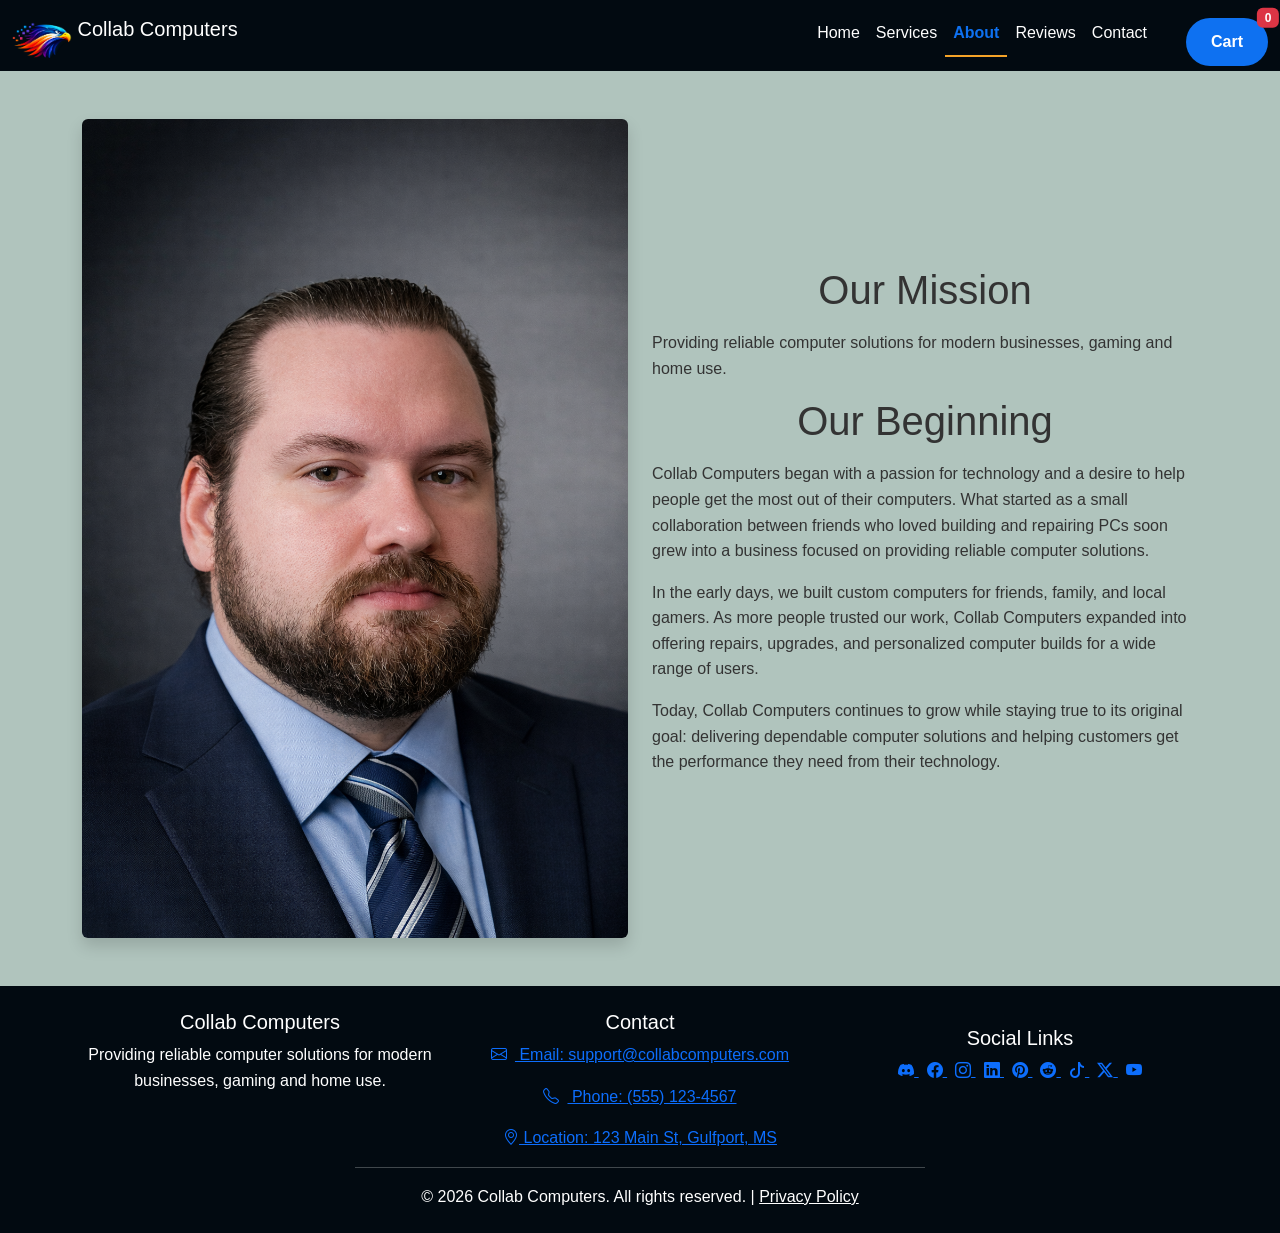
<file: about.html>
<!DOCTYPE html>
<html lang="en">

<head>
    <meta charset="UTF-8">
    <meta name="viewport" content="width=device-width, initial-scale=1.0">
    <title>Collab Computers | About</title>

    <!-- bootstrap link -->
    <link href="https://cdn.jsdelivr.net/npm/bootstrap@5.3.0/dist/css/bootstrap.min.css" rel="stylesheet">

    <!-- bootstrap icon link -->
    <link rel="stylesheet" href="https://cdn.jsdelivr.net/npm/bootstrap-icons@1.11.0/font/bootstrap-icons.css">

    <link rel="stylesheet" href="css/style.css">
</head>

<body>

    <header>
        <nav class="navbar navbar-expand-lg custom-navbar">
            <div class="container-fluid">
                <a class="navbar-brand" href="index.html"><img src="assets/images/falcon-head-logo.png" alt="Logo"
                        width="60" height="40" class="d-inline-block align-text-top"> Collab Computers</a>
                <button class="navbar-toggler" type="button" data-bs-toggle="collapse" data-bs-target="#navbarNav"
                    aria-controls="navbarNav" aria-expanded="false" aria-label="Toggle navigation">
                    <span class="navbar-toggler-icon"></span>
                </button>
                <div class="collapse navbar-collapse" id="navbarNav">
                    <ul class="navbar-nav ms-auto">
                        <li class="nav-item">
                            <a class="nav-link" href="index.html">Home</a>
                        </li>
                        <li class="nav-item">
                            <a class="nav-link" href="services.html">Services</a>
                        </li>
                        <li class="nav-item">
                            <a class="nav-link active" aria-current="page" href="about.html">About</a>
                        </li>
                        <li class="nav-item">
                            <a class="nav-link" href="reviews.html">Reviews</a>
                        </li>
                        <li class="nav-item">
                            <a class="nav-link" href="contact.html">Contact</a>
                        </li>
                        <li class="nav-item ms-3">
                            <a href="cart.html" class="btn btn-primary position-relative cart-nav-btn">

                                Cart

                                <span id="cart-count"
                                    class="badge bg-danger position-absolute top-0 start-100 translate-middle">

                                    0

                                </span>

                            </a>
                        </li>
                    </ul>
                </div>
            </div>
        </nav>
    </header>

    <main class="container">
        <section class="content-area py-5">

            <div class="row align-items-center">

                <!-- Founder Image -->
                <div class="col-md-6 text-center mb-4 mb-md-0">
                    <img src="assets/images/founder.png" class="img-fluid rounded shadow"
                        alt="Founder of Collab Computers">
                </div>

                <!-- Mission & Founder Story -->
                <div class="col-md-6">

                    <h1 class="mb-3 text-center">Our Mission</h1>

                    <p>
                        Providing reliable computer solutions for modern businesses, gaming and home use.
                    </p>

                    <h1 class="mb-3 text-center">Our Beginning</h1>

                    <p>
                        Collab Computers began with a passion for technology and a desire to help people
                        get the most out of their computers. What started as a small collaboration between
                        friends who loved building and repairing PCs soon grew into a business focused on
                        providing reliable computer solutions.
                    </p>

                    <p>
                        In the early days, we built custom computers for friends, family, and local gamers.
                        As more people trusted our work, Collab Computers expanded into offering repairs,
                        upgrades, and personalized computer builds for a wide range of users.
                    </p>

                    <p>
                        Today, Collab Computers continues to grow while staying true to its original goal:
                        delivering dependable computer solutions and helping customers get the performance
                        they need from their technology.
                    </p>

                </div>

            </div>


        </section>
    </main>

    <footer class="footer text-white mt-auto">

        <div class="container py-4 text-center">

            <div class="row justify-content-center">

                <div class="col-md-4">
                    <h5>Collab Computers</h5>
                    <p>Providing reliable computer solutions for modern businesses, gaming and home use.</p>
                </div>

                <div class="col-md-4">
                    <h5>Contact</h5>

                    <p>
                        <a href="mailto:support@collabcomputers.com">
                            <i class="bi-envelope"></i> Email: support@collabcomputers.com
                        </a>
                    </p>

                    <p>
                        <a href="tel:+15551234567" class="mb-0">
                            <i class="bi-telephone"></i> Phone: (555) 123-4567
                        </a>
                    </p>

                    <p>
                        <a href="https://www.google.com/maps/place/Your+Location" target="_blank" class="location-link">
                            <i class="bi bi-geo-alt"></i> Location: 123 Main St, Gulfport, MS
                        </a>
                    </p>
                </div>

                <div class="col-md-4 mt-3">
                    <h5>Social Links</h5>

                    <a href="https://discord.com" target="_blank" class="me-2">
                        <i class="bi bi-discord"></i>
                    </a>

                    <a href="https://facebook.com" target="_blank" class="me-2">
                        <i class="bi bi-facebook"></i>
                    </a>

                    <a href="https://instagram.com" target="_blank" class="me-2">
                        <i class="bi bi-instagram"></i>
                    </a>

                    <a href="https://linkedin.com" target="_blank" class="me-2">
                        <i class="bi bi-linkedin"></i>
                    </a>

                    <a href="https://pinterest.com" target="_blank" class="me-2">
                        <i class="bi bi-pinterest"></i>
                    </a>

                    <a href="https://reddit.com" target="_blank" class="me-2">
                        <i class="bi bi-reddit"></i>
                    </a>

                    <a href="https://tiktok.com" target="_blank" class="me-2">
                        <i class="bi bi-tiktok"></i>
                    </a>

                    <a href="https://twitter.com" target="_blank" class="me-2">
                        <i class="bi bi-twitter-x"></i>
                    </a>

                    <a href="https://youtube.com" target="_blank">
                        <i class="bi bi-youtube"></i>
                    </a>
                </div>

                <hr class="border-light w-50 mx-auto">

                <p class="mb-0">
                    &copy; 2026 Collab Computers. All rights reserved.
                    | <a href="privacy-policy.html" class="text-white">Privacy Policy</a>
                </p>
            </div>
        </div>
    </footer>

    <script src="https://cdn.jsdelivr.net/npm/bootstrap@5.3.0/dist/js/bootstrap.bundle.min.js"></script>
    <script src="cart.js" defer></script>
</body>

</html>
</file>
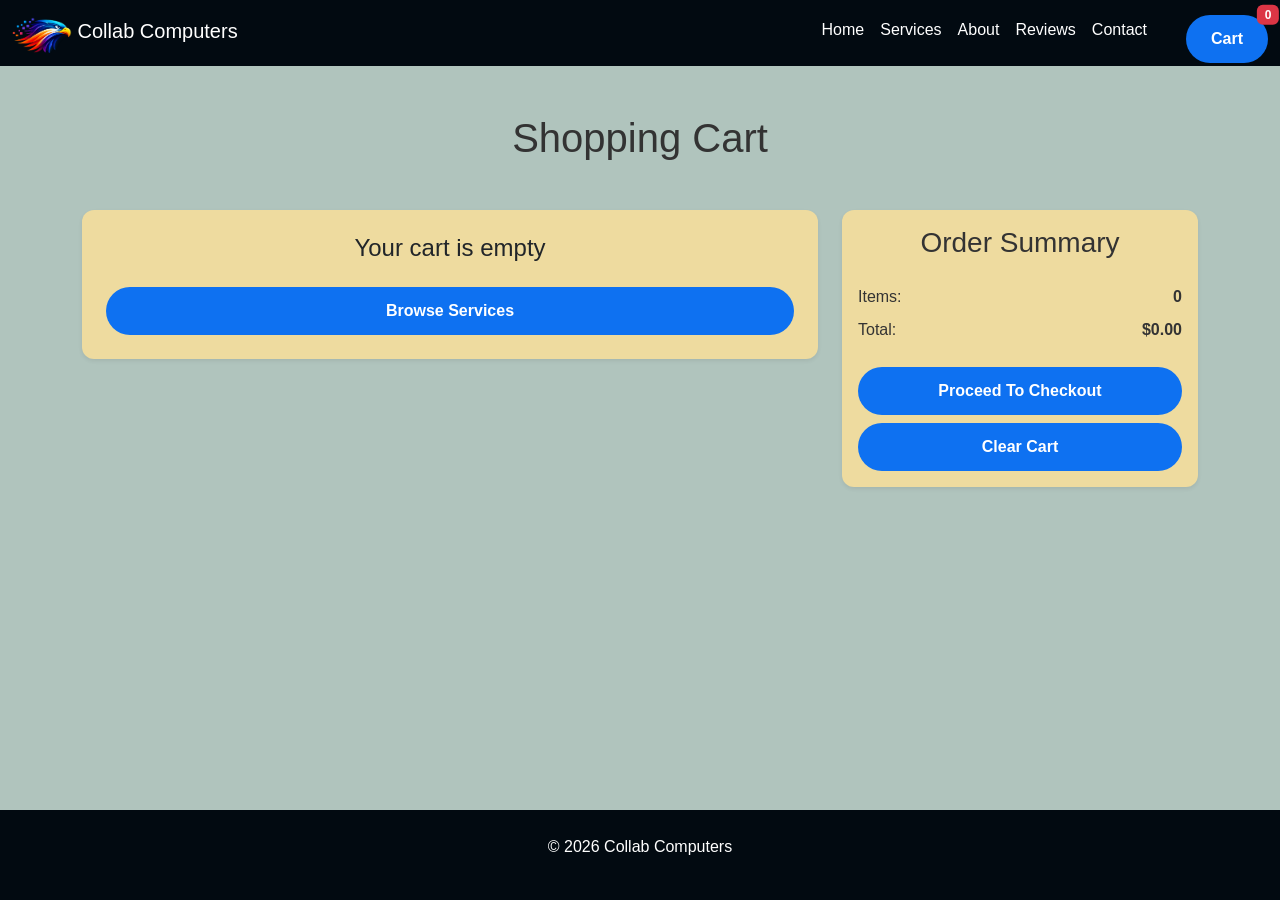
<file: cart.html>
<!DOCTYPE html>
<html lang="en">

<head>

    <!-- =========================
         META DATA
    ========================== -->
    <meta charset="UTF-8">
    <meta name="viewport" content="width=device-width, initial-scale=1.0">

    <title>Collab Computers | Cart</title>

    <!-- =========================
         BOOTSTRAP
    ========================== -->
    <link
        href="https://cdn.jsdelivr.net/npm/bootstrap@5.3.0/dist/css/bootstrap.min.css"
        rel="stylesheet">

    <!-- Bootstrap Icons -->
    <link
        rel="stylesheet"
        href="https://cdn.jsdelivr.net/npm/bootstrap-icons@1.11.0/font/bootstrap-icons.css">

    <!-- Custom Styles -->
    <link rel="stylesheet" href="css/style.css">

</head>

<body>

    <!-- =========================
         NAVBAR
    ========================== -->
    <header>

        <nav class="navbar navbar-expand-lg custom-navbar">

            <div class="container-fluid">

                <!-- Logo -->
                <a class="navbar-brand" href="index.html">

                    <img
                        src="assets/images/falcon-head-logo.png"
                        alt="Collab Computers Logo"
                        width="60"
                        height="40">

                    Collab Computers

                </a>

                <!-- Mobile Toggle -->
                <button
                    class="navbar-toggler"
                    type="button"
                    data-bs-toggle="collapse"
                    data-bs-target="#navbarNav">

                    <span class="navbar-toggler-icon"></span>

                </button>

                <!-- Navigation Links -->
                <div
                    class="collapse navbar-collapse"
                    id="navbarNav">

                    <ul class="navbar-nav ms-auto">

                        <li class="nav-item">
                            <a class="nav-link" href="index.html">
                                Home
                            </a>
                        </li>

                        <li class="nav-item">
                            <a class="nav-link" href="services.html">
                                Services
                            </a>
                        </li>

                        <li class="nav-item">
                            <a class="nav-link" href="about.html">
                                About
                            </a>
                        </li>

                        <li class="nav-item">
                            <a class="nav-link" href="reviews.html">
                                Reviews
                            </a>
                        </li>

                        <li class="nav-item">
                            <a class="nav-link" href="contact.html">
                                Contact
                            </a>
                        </li>

                        <!-- Cart Badge -->
                        <li class="nav-item ms-3">

                            <a
                                href="cart.html"
                                class="btn btn-primary position-relative cart-nav-btn">

                                Cart

                                <span
                                    id="cart-count"
                                    class="badge bg-danger position-absolute top-0 start-100 translate-middle">

                                    0

                                </span>

                            </a>

                        </li>

                    </ul>

                </div>

            </div>

        </nav>

    </header>


    <!-- =========================
         MAIN CONTENT
    ========================== -->
    <main class="container py-5">

        <!-- Page Title -->
        <h1 class="text-center mb-5">
            Shopping Cart
        </h1>

        <div class="row">

            <!-- =========================
                 CART ITEMS
            ========================== -->
            <div class="col-lg-8">

                <div
                    id="cart-container"
                    class="row g-4">

                    <!-- cart.js injects cart items -->

                </div>

            </div>

            <!-- =========================
                 ORDER SUMMARY
            ========================== -->
            <div class="col-lg-4">

                <div class="card shadow-sm">

                    <div class="card-body">

                        <h3 class="card-title mb-4">
                            Order Summary
                        </h3>

                        <!-- Item Count -->
                        <div class="d-flex justify-content-between mb-2">

                            <span>Items:</span>

                            <strong id="item-count">
                                0
                            </strong>

                        </div>

                        <!-- Total -->
                        <div class="d-flex justify-content-between mb-4">

                            <span>Total:</span>

                            <strong>
                                $<span id="cart-total">0.00</span>
                            </strong>

                        </div>

                        <!-- Checkout -->
                        <button
                            id="checkout-btn"
                            class="btn btn-primary w-100 mb-2">

                            Proceed To Checkout

                        </button>

                        <!-- Clear Cart -->
                        <button
                            id="clear-cart-btn"
                            class="btn btn-outline-danger w-100">

                            Clear Cart

                        </button>

                    </div>

                </div>

            </div>

        </div>

    </main>


    <!-- =========================
         FOOTER
    ========================== -->
    <footer class="footer text-white mt-auto text-center py-4">

        <p>
            &copy; 2026 Collab Computers
        </p>

    </footer>


    <!-- =========================
         SCRIPTS
    ========================== -->

    <!-- Bootstrap -->
    <script src="https://cdn.jsdelivr.net/npm/bootstrap@5.3.0/dist/js/bootstrap.bundle.min.js"></script>

    <!-- Shared Service Data -->
    <script src="js/servicesData.js" defer></script>

    <!-- Cart System -->
    <script src="js/cart.js" defer></script>

</body>

</html>
</file>
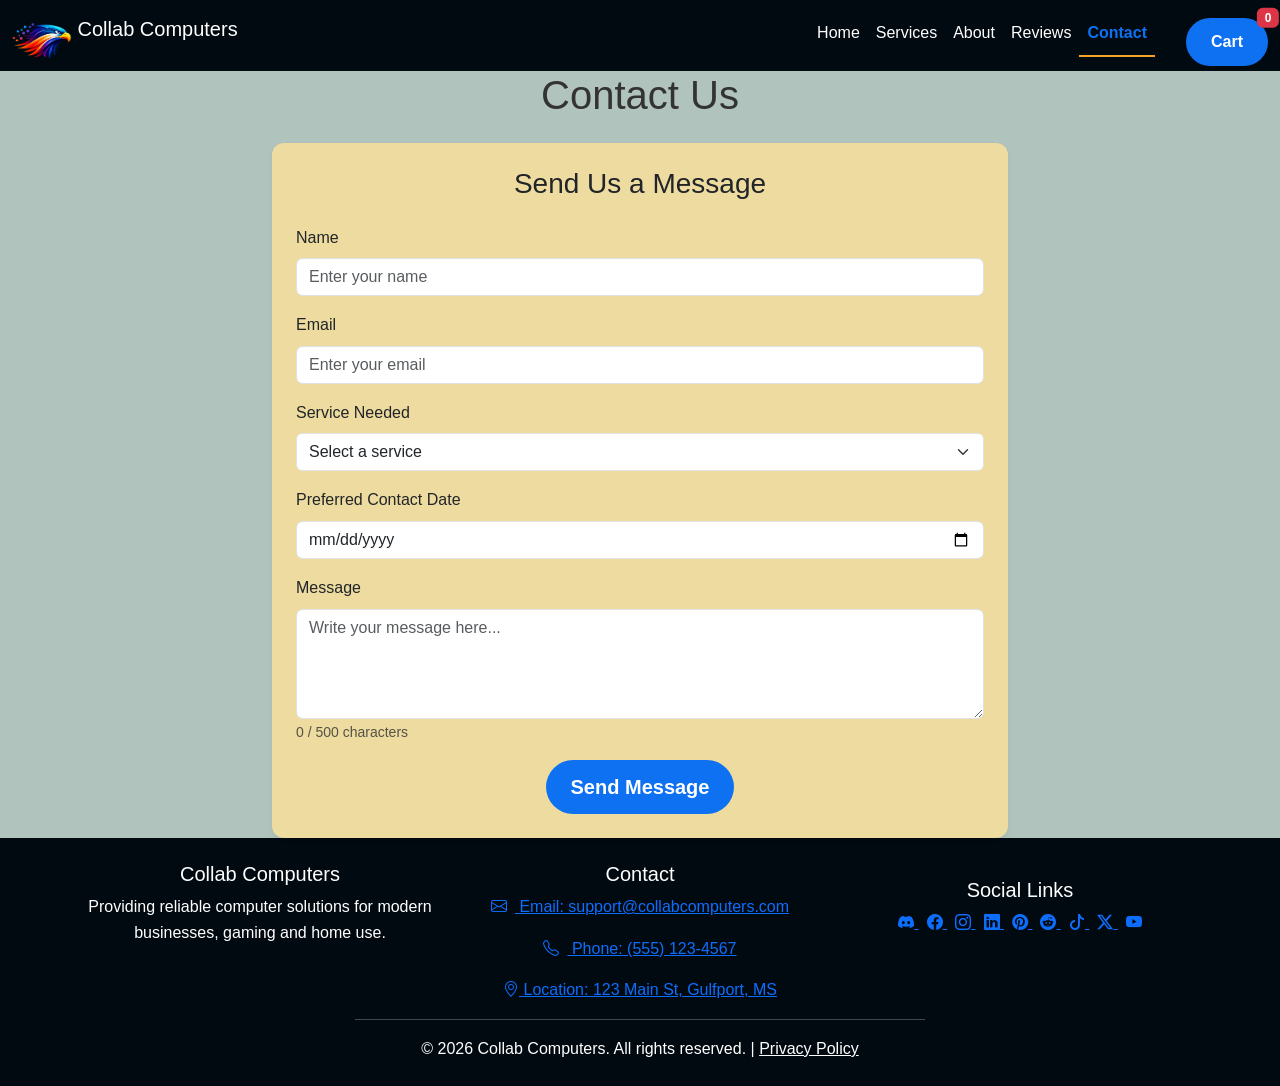
<file: contact.html>
<!DOCTYPE html>
<html lang="en">

<head>
    <meta charset="UTF-8">
    <meta name="viewport" content="width=device-width, initial-scale=1.0">
    <title>Collab Computers | Contact</title>

    <!-- bootstrap link -->
    <link href="https://cdn.jsdelivr.net/npm/bootstrap@5.3.0/dist/css/bootstrap.min.css" rel="stylesheet">

    <!-- bootstrap icon link -->
    <link rel="stylesheet" href="https://cdn.jsdelivr.net/npm/bootstrap-icons@1.11.0/font/bootstrap-icons.css">

    <link rel="stylesheet" href="css/style.css">
</head>

<body>

    <nav class="navbar navbar-expand-lg custom-navbar">
        <div class="container-fluid">
            <a class="navbar-brand" href="index.html"><img src="assets/images/falcon-head-logo.png" alt="Logo"
                    width="60" height="40" class="d-inline-block align-text-top"> Collab Computers</a>
            <button class="navbar-toggler" type="button" data-bs-toggle="collapse" data-bs-target="#navbarNav"
                aria-controls="navbarNav" aria-expanded="false" aria-label="Toggle navigation">
                <span class="navbar-toggler-icon"></span>
            </button>
            <div class="collapse navbar-collapse" id="navbarNav">
                <ul class="navbar-nav ms-auto">
                    <li class="nav-item">
                        <a class="nav-link" href="index.html">Home</a>
                    </li>
                    <li class="nav-item">
                        <a class="nav-link" href="services.html">Services</a>
                    </li>
                    <li class="nav-item">
                        <a class="nav-link" href="about.html">About</a>
                    </li>
                    <li class="nav-item">
                        <a class="nav-link" href="reviews.html">Reviews</a>
                    </li>
                    <li class="nav-item">
                        <a class="nav-link active" aria-current="page" href="contact.html">Contact</a>
                    </li>
                    <li class="nav-item ms-3">
                        <a href="cart.html" class="btn btn-primary position-relative cart-nav-btn">

                            Cart

                            <span id="cart-count"
                                class="badge bg-danger position-absolute top-0 start-100 translate-middle">

                                0

                            </span>

                        </a>
                    </li>
                </ul>
            </div>
        </div>
    </nav>

    <main class="container">
        <section class="content-area">
            <section class="content-area">
                <h1 class="mb-4 text-center">Contact Us</h1>

                <div class="row justify-content-center">

                    <!-- =========================
     CONTACT FORM
========================= -->
                    <div class="col-md-8">

                        <div class="card contact-card shadow-sm p-4">

                            <h3 class="text-center mb-4">
                                Send Us a Message
                            </h3>

                            <form id="contact-form">

                                <!-- Name -->
                                <div class="mb-3">

                                    <label for="name" class="form-label">
                                        Name
                                    </label>

                                    <input type="text" class="form-control" id="name" placeholder="Enter your name"
                                        required>

                                </div>

                                <!-- Email -->
                                <div class="mb-3">

                                    <label for="email" class="form-label">
                                        Email
                                    </label>

                                    <input type="email" class="form-control" id="email" placeholder="Enter your email"
                                        required>

                                </div>

                                <!-- Service -->
                                <div class="mb-3">

                                    <label for="service" class="form-label">
                                        Service Needed
                                    </label>

                                    <select class="form-select" id="service" required>

                                        <option value="" selected disabled>
                                            Select a service
                                        </option>

                                        <!-- contact.js can populate these dynamically -->

                                    </select>

                                </div>

                                <!-- Preferred Date -->
                                <div class="mb-3">

                                    <label for="date" class="form-label">
                                        Preferred Contact Date
                                    </label>

                                    <input type="date" class="form-control" id="date">

                                </div>

                                <!-- Message -->
                                <div class="mb-3">

                                    <label for="message" class="form-label">
                                        Message
                                    </label>

                                    <textarea class="form-control" id="message" rows="4" maxlength="500"
                                        placeholder="Write your message here..." required></textarea>

                                    <small id="char-count" class="text-muted">

                                        0 / 500 characters

                                    </small>

                                </div>

                                <!-- Status Message -->
                                <div id="form-status" class="mb-3">

                                </div>

                                <!-- Submit Button -->
                                <div class="text-center">

                                    <button type="submit" class="btn btn-lg">

                                        Send Message

                                    </button>

                                </div>

                            </form>

                        </div>

                    </div>

                </div>
            </section>
        </section>
    </main>

    <footer class="footer text-white mt-auto">

        <div class="container py-4 text-center">

            <div class="row justify-content-center">

                <div class="col-md-4">
                    <h5>Collab Computers</h5>
                    <p>Providing reliable computer solutions for modern businesses, gaming and home use.</p>
                </div>

                <div class="col-md-4">
                    <h5>Contact</h5>

                    <p>
                        <a href="mailto:support@collabcomputers.com">
                            <i class="bi-envelope"></i> Email: support@collabcomputers.com
                        </a>
                    </p>

                    <p>
                        <a href="tel:+15551234567" class="mb-0">
                            <i class="bi-telephone"></i> Phone: (555) 123-4567
                        </a>
                    </p>

                    <p>
                        <a href="https://www.google.com/maps/place/Your+Location" target="_blank" class="location-link">
                            <i class="bi bi-geo-alt"></i> Location: 123 Main St, Gulfport, MS
                        </a>
                    </p>
                </div>

                <div class="col-md-4 mt-3">
                    <h5>Social Links</h5>

                    <a href="https://discord.com" target="_blank" class="me-2">
                        <i class="bi bi-discord"></i>
                    </a>

                    <a href="https://facebook.com" target="_blank" class="me-2">
                        <i class="bi bi-facebook"></i>
                    </a>

                    <a href="https://instagram.com" target="_blank" class="me-2">
                        <i class="bi bi-instagram"></i>
                    </a>

                    <a href="https://linkedin.com" target="_blank" class="me-2">
                        <i class="bi bi-linkedin"></i>
                    </a>

                    <a href="https://pinterest.com" target="_blank" class="me-2">
                        <i class="bi bi-pinterest"></i>
                    </a>

                    <a href="https://reddit.com" target="_blank" class="me-2">
                        <i class="bi bi-reddit"></i>
                    </a>

                    <a href="https://tiktok.com" target="_blank" class="me-2">
                        <i class="bi bi-tiktok"></i>
                    </a>

                    <a href="https://twitter.com" target="_blank" class="me-2">
                        <i class="bi bi-twitter-x"></i>
                    </a>

                    <a href="https://youtube.com" target="_blank">
                        <i class="bi bi-youtube"></i>
                    </a>
                </div>

                <hr class="border-light w-50 mx-auto">

                <p class="mb-0">
                    &copy; 2026 Collab Computers. All rights reserved.
                    | <a href="privacy-policy.html" class="text-white">Privacy Policy</a>
                </p>
            </div>
        </div>
    </footer>

    <!-- Bootstrap -->
    <script src="https://cdn.jsdelivr.net/npm/bootstrap@5.3.0/dist/js/bootstrap.bundle.min.js"></script>

    <!-- Shared Service Data -->
    <script src="js/servicesData.js" defer></script>

    <!-- Cart System -->
    <script src="js/cart.js" defer></script>

    <!-- Contact Page Logic -->
    <script src="js/contact.js" defer></script>
</body>

</html>
</file>
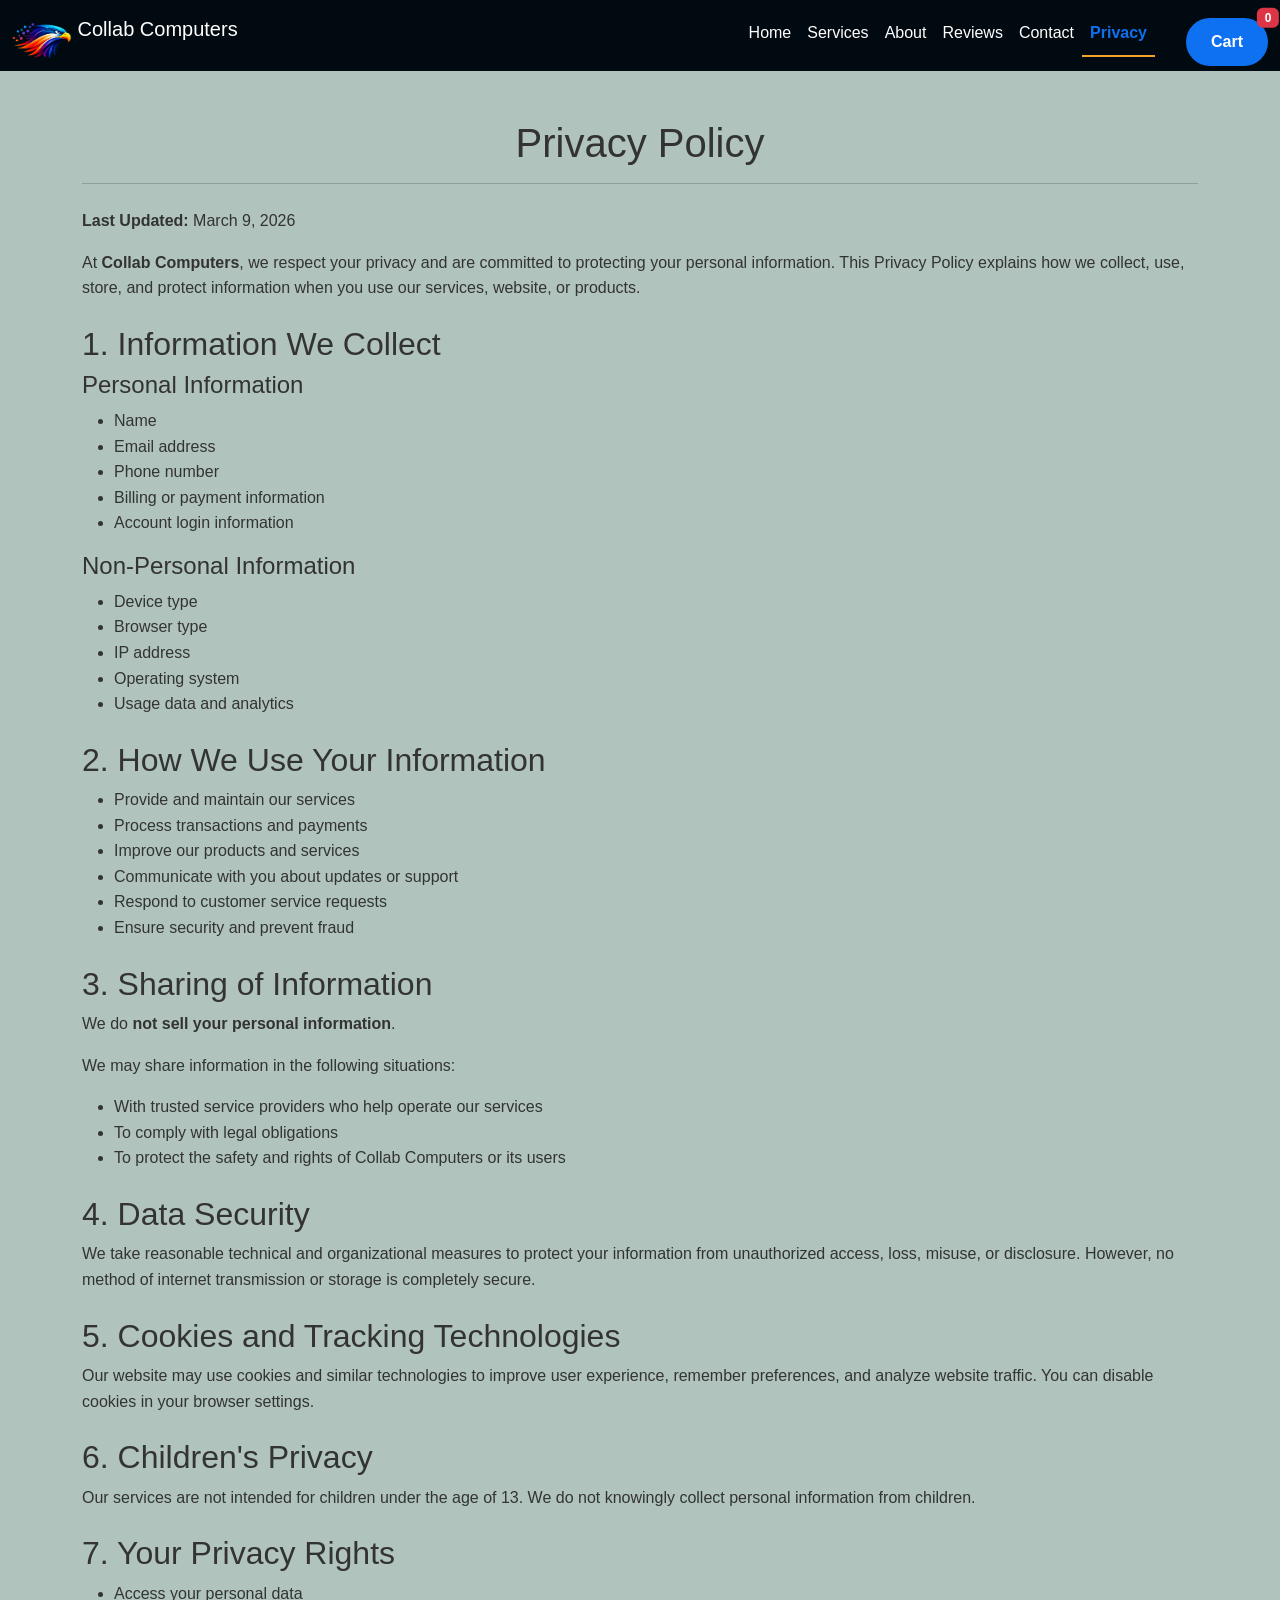
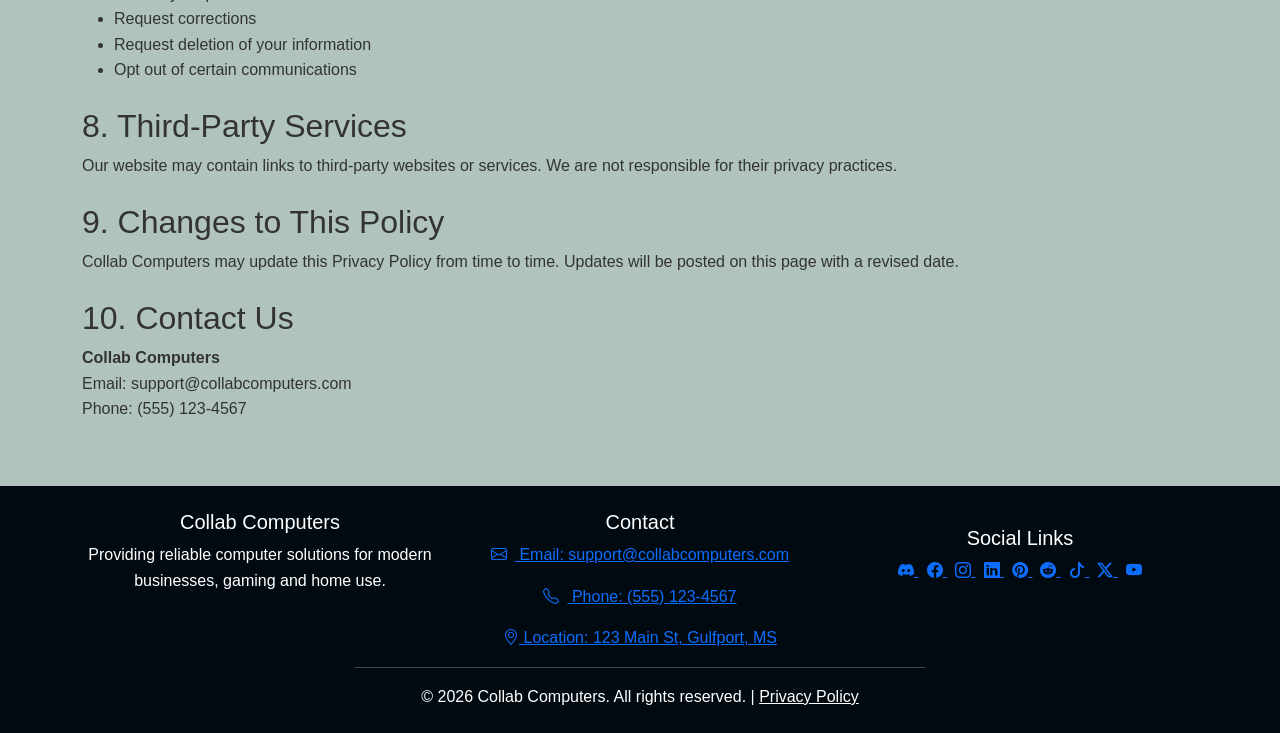
<file: privacy-policy.html>
<!DOCTYPE html>
<html lang="en">

<head>
    <meta charset="UTF-8">
    <meta name="viewport" content="width=device-width, initial-scale=1.0">
    <title>Collab Computers | Privacy Policy</title>

    <!-- bootstrap link -->
    <link href="https://cdn.jsdelivr.net/npm/bootstrap@5.3.0/dist/css/bootstrap.min.css" rel="stylesheet">

    <!-- bootstrap icon link -->
    <link rel="stylesheet" href="https://cdn.jsdelivr.net/npm/bootstrap-icons@1.11.0/font/bootstrap-icons.css">

    <link rel="stylesheet" href="css/style.css">
</head>

<body>

    <header>
        <nav class="navbar navbar-expand-lg custom-navbar">
            <div class="container-fluid">
                <a class="navbar-brand" href="index.html">
                    <img src="assets/images/falcon-head-logo.png" alt="Logo" width="60" height="40"
                        class="d-inline-block align-text-top">
                    Collab Computers
                </a>

                <button class="navbar-toggler" type="button" data-bs-toggle="collapse" data-bs-target="#navbarNav">
                    <span class="navbar-toggler-icon"></span>
                </button>

                <div class="collapse navbar-collapse" id="navbarNav">
                    <ul class="navbar-nav ms-auto">
                        <li class="nav-item"><a class="nav-link" href="index.html">Home</a></li>
                        <li class="nav-item"><a class="nav-link" href="services.html">Services</a></li>
                        <li class="nav-item"><a class="nav-link" href="about.html">About</a></li>
                        <li class="nav-item"><a class="nav-link" href="reviews.html">Reviews</a></li>
                        <li class="nav-item"><a class="nav-link" href="contact.html">Contact</a></li>
                        <li class="nav-item"><a class="nav-link active" aria-current="page"
                                href="privacy-policy.html">Privacy</a></li>
                        <li class="nav-item ms-3">
                            <a href="cart.html" class="btn btn-primary position-relative cart-nav-btn"">

                                Cart

                                <span id="cart-count"
                                    class="badge bg-danger position-absolute top-0 start-100 translate-middle">

                                    0

                                </span>

                            </a>
                        </li>
                    </ul>
                </div>
            </div>
        </nav>
    </header>

    <main>

        <div class="container py-5">

            <h1 class="mb-3 text-center">Privacy Policy</h1>

            <hr class="mb-4">

            <p><strong>Last Updated:</strong> March 9, 2026</p>

            <p>At <strong>Collab Computers</strong>, we respect your privacy and are committed to protecting your
                personal
                information. This Privacy Policy explains how we collect, use, store, and protect information when you
                use our
                services, website, or products.</p>

            <h2 class="mt-4">1. Information We Collect</h2>

            <h4>Personal Information</h4>
            <ul>
                <li>Name</li>
                <li>Email address</li>
                <li>Phone number</li>
                <li>Billing or payment information</li>
                <li>Account login information</li>
            </ul>

            <h4>Non-Personal Information</h4>
            <ul>
                <li>Device type</li>
                <li>Browser type</li>
                <li>IP address</li>
                <li>Operating system</li>
                <li>Usage data and analytics</li>
            </ul>

            <h2 class="mt-4">2. How We Use Your Information</h2>
            <ul>
                <li>Provide and maintain our services</li>
                <li>Process transactions and payments</li>
                <li>Improve our products and services</li>
                <li>Communicate with you about updates or support</li>
                <li>Respond to customer service requests</li>
                <li>Ensure security and prevent fraud</li>
            </ul>

            <h2 class="mt-4">3. Sharing of Information</h2>
            <p>We do <strong>not sell your personal information</strong>.</p>

            <p>We may share information in the following situations:</p>
            <ul>
                <li>With trusted service providers who help operate our services</li>
                <li>To comply with legal obligations</li>
                <li>To protect the safety and rights of Collab Computers or its users</li>
            </ul>

            <h2 class="mt-4">4. Data Security</h2>
            <p>We take reasonable technical and organizational measures to protect your information from unauthorized
                access,
                loss, misuse, or disclosure. However, no method of internet transmission or storage is completely
                secure.</p>

            <h2 class="mt-4">5. Cookies and Tracking Technologies</h2>
            <p>Our website may use cookies and similar technologies to improve user experience, remember preferences,
                and
                analyze website traffic. You can disable cookies in your browser settings.</p>

            <h2 class="mt-4">6. Children's Privacy</h2>
            <p>Our services are not intended for children under the age of 13. We do not knowingly collect personal
                information
                from children.</p>

            <h2 class="mt-4">7. Your Privacy Rights</h2>
            <ul>
                <li>Access your personal data</li>
                <li>Request corrections</li>
                <li>Request deletion of your information</li>
                <li>Opt out of certain communications</li>
            </ul>

            <h2 class="mt-4">8. Third-Party Services</h2>
            <p>Our website may contain links to third-party websites or services. We are not responsible for their
                privacy
                practices.</p>

            <h2 class="mt-4">9. Changes to This Policy</h2>
            <p>Collab Computers may update this Privacy Policy from time to time. Updates will be posted on this page
                with a
                revised date.</p>

            <h2 class="mt-4">10. Contact Us</h2>

            <p>
                <strong>Collab Computers</strong><br>
                Email: support@collabcomputers.com<br>
                Phone: (555) 123-4567
            </p>

        </div>

    </main>

    <footer class="footer text-white mt-auto">

        <div class="container py-4 text-center">

            <div class="row justify-content-center">

                <div class="col-md-4">
                    <h5>Collab Computers</h5>
                    <p>Providing reliable computer solutions for modern businesses, gaming and home use.</p>
                </div>

                <div class="col-md-4">
                    <h5>Contact</h5>

                    <p>
                        <a href="mailto:support@collabcomputers.com">
                            <i class="bi-envelope"></i> Email: support@collabcomputers.com
                        </a>
                    </p>

                    <p>
                        <a href="tel:+15551234567" class="mb-0">
                            <i class="bi-telephone"></i> Phone: (555) 123-4567
                        </a>
                    </p>

                    <p>
                        <a href="https://www.google.com/maps/place/Your+Location" target="_blank" class="location-link">
                            <i class="bi bi-geo-alt"></i> Location: 123 Main St, Gulfport, MS
                        </a>
                    </p>
                </div>

                <div class="col-md-4 mt-3">
                    <h5>Social Links</h5>

                    <a href="https://discord.com" target="_blank" class="me-2">
                        <i class="bi bi-discord"></i>
                    </a>

                    <a href="https://facebook.com" target="_blank" class="me-2">
                        <i class="bi bi-facebook"></i>
                    </a>

                    <a href="https://instagram.com" target="_blank" class="me-2">
                        <i class="bi bi-instagram"></i>
                    </a>

                    <a href="https://linkedin.com" target="_blank" class="me-2">
                        <i class="bi bi-linkedin"></i>
                    </a>

                    <a href="https://pinterest.com" target="_blank" class="me-2">
                        <i class="bi bi-pinterest"></i>
                    </a>

                    <a href="https://reddit.com" target="_blank" class="me-2">
                        <i class="bi bi-reddit"></i>
                    </a>

                    <a href="https://tiktok.com" target="_blank" class="me-2">
                        <i class="bi bi-tiktok"></i>
                    </a>

                    <a href="https://twitter.com" target="_blank" class="me-2">
                        <i class="bi bi-twitter-x"></i>
                    </a>

                    <a href="https://youtube.com" target="_blank">
                        <i class="bi bi-youtube"></i>
                    </a>
                </div>

                <hr class="border-light w-50 mx-auto">

                <p class="mb-0">
                    &copy; 2026 Collab Computers. All rights reserved.
                    | <a href="privacy-policy.html" class="text-white">Privacy Policy</a>
                </p>
            </div>
        </div>
    </footer>

    <script src="https://cdn.jsdelivr.net/npm/bootstrap@5.3.0/dist/js/bootstrap.bundle.min.js"></script>
    <script src="cart.js" defer></script>
</body>

</html>
</file>
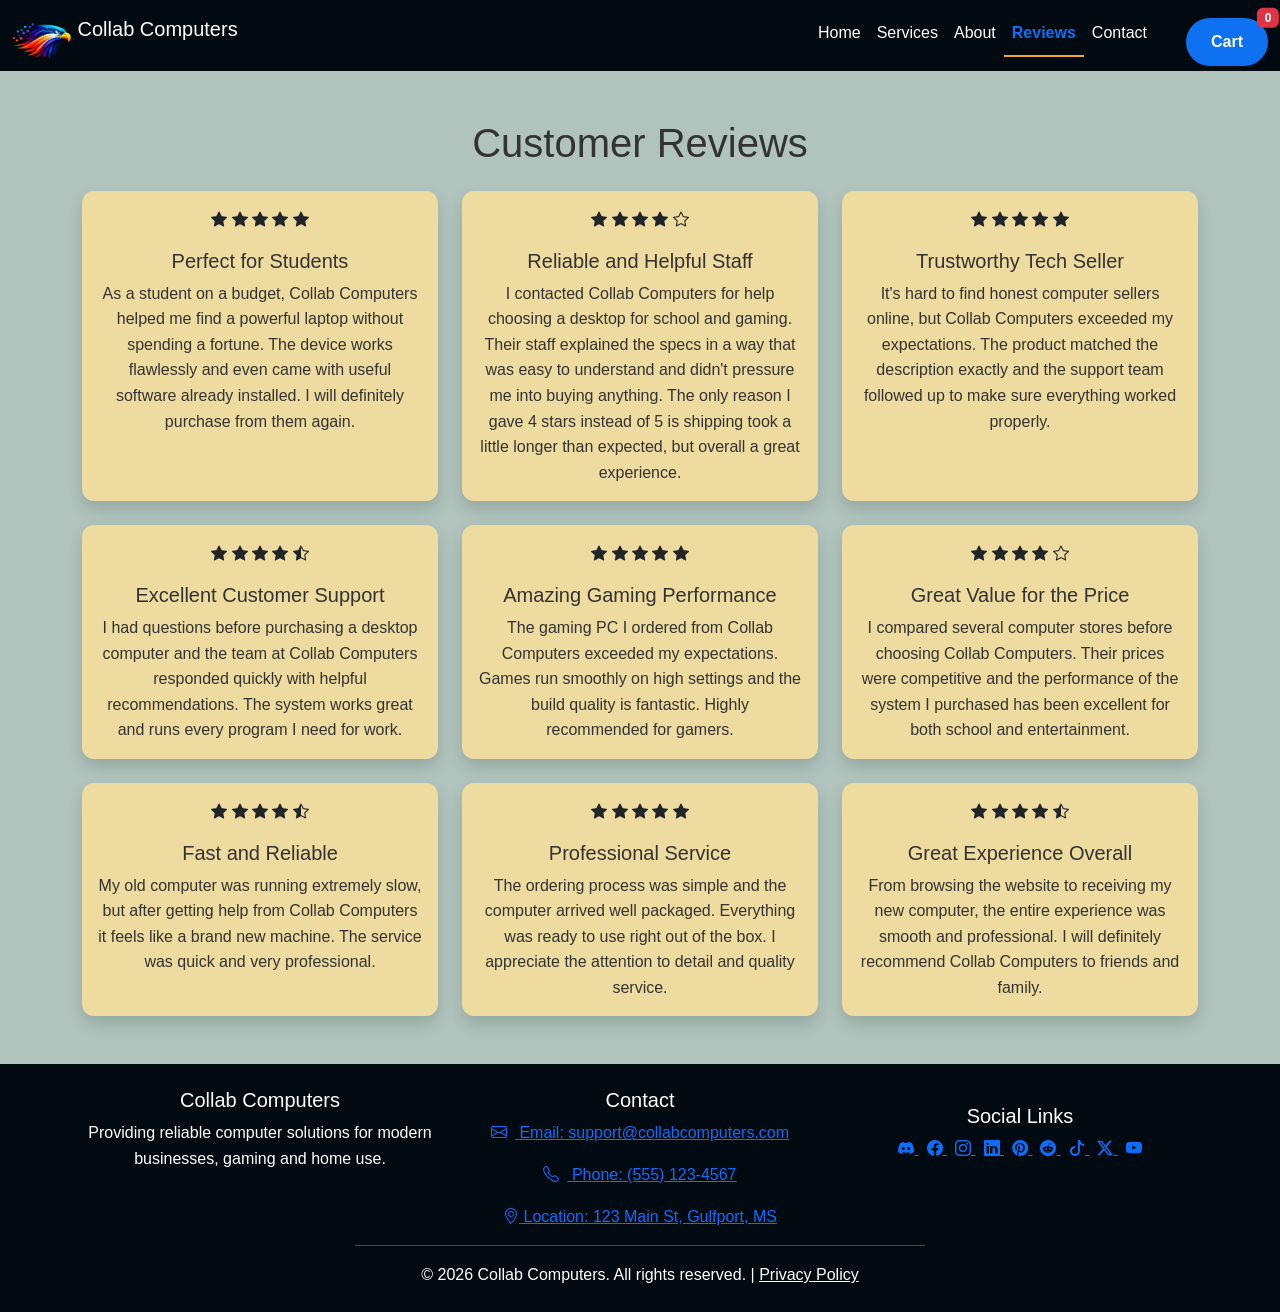
<file: reviews.html>
<!DOCTYPE html>
<html lang="en">

<head>
    <meta charset="UTF-8">
    <meta name="viewport" content="width=device-width, initial-scale=1.0">
    <title>Collab Computers | Reviews</title>

    <!-- bootstrap link -->
    <link href="https://cdn.jsdelivr.net/npm/bootstrap@5.3.0/dist/css/bootstrap.min.css" rel="stylesheet">

    <!-- bootstrap icon link -->
    <link rel="stylesheet" href="https://cdn.jsdelivr.net/npm/bootstrap-icons@1.11.0/font/bootstrap-icons.css">

    <link rel="stylesheet" href="css/style.css">
</head>

<body>
    <header>
        <nav class="navbar navbar-expand-lg custom-navbar">
            <div class="container-fluid">
                <a class="navbar-brand" href="index.html"><img src="assets/images/falcon-head-logo.png" alt="Logo"
                        width="60" height="40" class="d-inline-block align-text-top"> Collab Computers</a>
                <button class="navbar-toggler" type="button" data-bs-toggle="collapse" data-bs-target="#navbarNav"
                    aria-controls="navbarNav" aria-expanded="false" aria-label="Toggle navigation">
                    <span class="navbar-toggler-icon"></span>
                </button>
                <div class="collapse navbar-collapse" id="navbarNav">
                    <ul class="navbar-nav ms-auto">
                        <li class="nav-item">
                            <a class="nav-link" href="index.html">Home</a>
                        </li>
                        <li class="nav-item">
                            <a class="nav-link" href="services.html">Services</a>
                        </li>
                        <li class="nav-item">
                            <a class="nav-link" href="about.html">About</a>
                        </li>
                        <li class="nav-item">
                            <a class="nav-link active" aria-current="page" href="reviews.html">Reviews</a>
                        </li>
                        <li class="nav-item">
                            <a class="nav-link" href="contact.html">Contact</a>
                        </li>
                        <li class="nav-item ms-3">
                            <a href="cart.html" class="btn btn-primary position-relative cart-nav-btn"">

                                Cart

                                <span id="cart-count"
                                    class="badge bg-danger position-absolute top-0 start-100 translate-middle">

                                    0

                                </span>

                            </a>
                        </li>
                    </ul>
                </div>
            </div>
        </nav>
    </header>

    <main class="container py-5">

        <h1 class="mb-4 text-center">Customer Reviews</h1>

        <div class="row g-4">

            <!-- Review 1 -->
            <div class="col-md-4">
                <div class="card h-100 shadow">
                    <div class="card-body text-center">
                        <div class="text-dark">
                            <i class="bi bi-star-fill"></i>
                            <i class="bi bi-star-fill"></i>
                            <i class="bi bi-star-fill"></i>
                            <i class="bi bi-star-fill"></i>
                            <i class="bi bi-star-fill"></i>
                        </div>
                        <h5 class="card-title mt-3">Perfect for Students</h5>
                        <p class="card-text">
                            As a student on a budget, Collab Computers helped me find a powerful laptop without spending
                            a fortune. The device works flawlessly and even came with useful software already installed.
                            I will definitely purchase from them again.
                        </p>
                    </div>
                </div>
            </div>

            <!-- Review 2 -->
            <div class="col-md-4">
                <div class="card h-100 shadow">
                    <div class="card-body text-center">
                        <div class="text-dark">
                            <i class="bi bi-star-fill"></i>
                            <i class="bi bi-star-fill"></i>
                            <i class="bi bi-star-fill"></i>
                            <i class="bi bi-star-fill"></i>
                            <i class="bi bi-star"></i>
                        </div>
                        <h5 class="card-title mt-3">Reliable and Helpful Staff</h5>
                        <p class="card-text">
                            I contacted Collab Computers for help choosing a desktop for school and gaming. Their staff
                            explained the specs in a way that was easy to understand and didn't pressure me into buying
                            anything. The only reason I gave 4 stars instead of 5 is shipping took a little longer than
                            expected, but overall a great experience.
                        </p>
                    </div>
                </div>
            </div>

            <!-- Review 3 -->
            <div class="col-md-4">
                <div class="card h-100 shadow">
                    <div class="card-body text-center">
                        <div class="text-dark">
                            <i class="bi bi-star-fill"></i>
                            <i class="bi bi-star-fill"></i>
                            <i class="bi bi-star-fill"></i>
                            <i class="bi bi-star-fill"></i>
                            <i class="bi bi-star-fill"></i>
                        </div>
                        <h5 class="card-title mt-3">Trustworthy Tech Seller</h5>
                        <p class="card-text">
                            It's hard to find honest computer sellers online, but Collab Computers exceeded my
                            expectations. The product matched the description exactly and the support team followed up
                            to make sure everything worked properly.
                        </p>
                    </div>
                </div>
            </div>

            <!-- Review 4 -->
            <div class="col-md-4">
                <div class="card h-100 shadow">
                    <div class="card-body text-center">
                        <div class="text-dark">
                            <i class="bi bi-star-fill"></i>
                            <i class="bi bi-star-fill"></i>
                            <i class="bi bi-star-fill"></i>
                            <i class="bi bi-star-fill"></i>
                            <i class="bi bi-star-half"></i>
                        </div>
                        <h5 class="card-title mt-3">Excellent Customer Support</h5>
                        <p class="card-text">
                            I had questions before purchasing a desktop computer and the team at Collab Computers
                            responded quickly with helpful recommendations. The system works great and runs every
                            program I need for work.
                        </p>
                    </div>
                </div>
            </div>

            <!-- Review 5 -->
            <div class="col-md-4">
                <div class="card h-100 shadow">
                    <div class="card-body text-center">
                        <div class="text-dark">
                            <i class="bi bi-star-fill"></i>
                            <i class="bi bi-star-fill"></i>
                            <i class="bi bi-star-fill"></i>
                            <i class="bi bi-star-fill"></i>
                            <i class="bi bi-star-fill"></i>
                        </div>
                        <h5 class="card-title mt-3">Amazing Gaming Performance</h5>
                        <p class="card-text">
                            The gaming PC I ordered from Collab Computers exceeded my expectations. Games run
                            smoothly on high settings and the build quality is fantastic. Highly recommended
                            for gamers.
                        </p>
                    </div>
                </div>
            </div>

            <!-- Review 6 -->
            <div class="col-md-4">
                <div class="card h-100 shadow">
                    <div class="card-body text-center">
                        <div class="text-dark">
                            <i class="bi bi-star-fill"></i>
                            <i class="bi bi-star-fill"></i>
                            <i class="bi bi-star-fill"></i>
                            <i class="bi bi-star-fill"></i>
                            <i class="bi bi-star"></i>
                        </div>
                        <h5 class="card-title mt-3">Great Value for the Price</h5>
                        <p class="card-text">
                            I compared several computer stores before choosing Collab Computers. Their prices
                            were competitive and the performance of the system I purchased has been excellent
                            for both school and entertainment.
                        </p>
                    </div>
                </div>
            </div>

            <!-- Review 7 -->
            <div class="col-md-4">
                <div class="card h-100 shadow">
                    <div class="card-body text-center">
                        <div class="text-dark">
                            <i class="bi bi-star-fill"></i>
                            <i class="bi bi-star-fill"></i>
                            <i class="bi bi-star-fill"></i>
                            <i class="bi bi-star-fill"></i>
                            <i class="bi bi-star-half"></i>
                        </div>
                        <h5 class="card-title mt-3">Fast and Reliable</h5>
                        <p class="card-text">
                            My old computer was running extremely slow, but after getting help from Collab
                            Computers it feels like a brand new machine. The service was quick and very
                            professional.
                        </p>
                    </div>
                </div>
            </div>

            <!-- Review 8 -->
            <div class="col-md-4">
                <div class="card h-100 shadow">
                    <div class="card-body text-center">
                        <div class="text-dark">
                            <i class="bi bi-star-fill"></i>
                            <i class="bi bi-star-fill"></i>
                            <i class="bi bi-star-fill"></i>
                            <i class="bi bi-star-fill"></i>
                            <i class="bi bi-star-fill"></i>
                        </div>
                        <h5 class="card-title mt-3">Professional Service</h5>
                        <p class="card-text">
                            The ordering process was simple and the computer arrived well packaged.
                            Everything was ready to use right out of the box. I appreciate the attention
                            to detail and quality service.
                        </p>
                    </div>
                </div>
            </div>

            <!-- Review 9 -->
            <div class="col-md-4">
                <div class="card h-100 shadow">
                    <div class="card-body text-center">
                        <div class="text-dark">
                            <i class="bi bi-star-fill"></i>
                            <i class="bi bi-star-fill"></i>
                            <i class="bi bi-star-fill"></i>
                            <i class="bi bi-star-fill"></i>
                            <i class="bi bi-star-half"></i>
                        </div>
                        <h5 class="card-title mt-3">Great Experience Overall</h5>
                        <p class="card-text">
                            From browsing the website to receiving my new computer, the entire experience
                            was smooth and professional. I will definitely recommend Collab Computers to
                            friends and family.
                        </p>
                    </div>
                </div>
            </div>
        </div>

    </main>

    <footer class="footer text-white mt-auto">

        <div class="container py-4 text-center">

            <div class="row justify-content-center">

                <div class="col-md-4">
                    <h5>Collab Computers</h5>
                    <p>Providing reliable computer solutions for modern businesses, gaming and home use.</p>
                </div>

                <div class="col-md-4">
                    <h5>Contact</h5>

                    <p>
                        <a href="mailto:support@collabcomputers.com">
                            <i class="bi-envelope"></i> Email: support@collabcomputers.com
                        </a>
                    </p>

                    <p>
                        <a href="tel:+15551234567" class="mb-0">
                            <i class="bi-telephone"></i> Phone: (555) 123-4567
                        </a>
                    </p>

                    <p>
                        <a href="https://www.google.com/maps/place/Your+Location" target="_blank" class="location-link">
                            <i class="bi bi-geo-alt"></i> Location: 123 Main St, Gulfport, MS
                        </a>
                    </p>
                </div>

                <div class="col-md-4 mt-3">
                    <h5>Social Links</h5>

                    <a href="https://discord.com" target="_blank" class="me-2">
                        <i class="bi bi-discord"></i>
                    </a>

                    <a href="https://facebook.com" target="_blank" class="me-2">
                        <i class="bi bi-facebook"></i>
                    </a>

                    <a href="https://instagram.com" target="_blank" class="me-2">
                        <i class="bi bi-instagram"></i>
                    </a>

                    <a href="https://linkedin.com" target="_blank" class="me-2">
                        <i class="bi bi-linkedin"></i>
                    </a>

                    <a href="https://pinterest.com" target="_blank" class="me-2">
                        <i class="bi bi-pinterest"></i>
                    </a>

                    <a href="https://reddit.com" target="_blank" class="me-2">
                        <i class="bi bi-reddit"></i>
                    </a>

                    <a href="https://tiktok.com" target="_blank" class="me-2">
                        <i class="bi bi-tiktok"></i>
                    </a>

                    <a href="https://twitter.com" target="_blank" class="me-2">
                        <i class="bi bi-twitter-x"></i>
                    </a>

                    <a href="https://youtube.com" target="_blank">
                        <i class="bi bi-youtube"></i>
                    </a>
                </div>

                <hr class="border-light w-50 mx-auto">

                <p class="mb-0">
                    &copy; 2026 Collab Computers. All rights reserved.
                    | <a href="privacy-policy.html" class="text-white">Privacy Policy</a>
                </p>
            </div>
        </div>
    </footer>

    <script src="https://cdn.jsdelivr.net/npm/bootstrap@5.3.0/dist/js/bootstrap.bundle.min.js"></script>
    <script src="cart.js" defer></script>
</body>

</html>
</file>
<file: css/style.css>
/* =====================================================
   COLLAB COMPUTERS WEBSITE
   Main Stylesheet
   Bootstrap 5 + Custom Theme
===================================================== */


/* =====================================================
   1. CSS VARIABLES (THEME CONTROLLER)
   Change these values to update the entire website
===================================================== */

:root {

    /* Brand Colors */
    --primary-color: #020a11;     /* Navbar & Footer */
    --accent-color: #0e71f1;      /* Buttons & Highlights */
    --accent-color-2: #f5a328;    /* Hover Effects / Stars */

    /* Page Colors */
    --bg-light: #b0c4bd;          /* Main Background */
    --card-bg: #eedb9f;           /* Cards */

    /* Text Colors */
    --text-main: #333333;
    --text-light: #ffffff;


    /* Layout */
    --container-width: 1100px;
}



/* =====================================================
   2. RESET & GLOBAL STYLES
===================================================== */

* {
    margin: 0;
    padding: 0;
    box-sizing: border-box;
}


body {

    font-family:
        'Segoe UI',
        Roboto,
        Helvetica,
        Arial,
        sans-serif;


    line-height: 1.6;

    background-color: var(--bg-light);

    color: var(--text-main);


    /* Allows footer to stay at bottom */

    min-height: 100vh;

    display: flex;

    flex-direction: column;
}



/* Allows pages to stretch */

main {
    flex: 1;
}



/* =====================================================
   3. NAVBAR
===================================================== */


.custom-navbar {

    background-color: var(--primary-color);

}



/* Navbar text */

.custom-navbar .navbar-brand,
.custom-navbar .nav-link {

    color: var(--text-light);

}



/* Active page link */

.custom-navbar .nav-link.active {

    color:
    var(--accent-color) !important;

    font-weight:600;

}



/* Hover effect */

.custom-navbar .nav-link:hover {

    color:
    var(--accent-color);

}



/* Animated underline */

.custom-navbar .nav-link {

    position:relative;

}



.custom-navbar .nav-link::after {

    content:"";

    position:absolute;

    width:0%;

    height:2px;

    bottom:-4px;

    left:0;


    background-color:
    var(--accent-color-2);


    transition:
    width .3s ease;

}



.custom-navbar .nav-link:hover::after,
.custom-navbar .nav-link.active::after {

    width:100%;

}



/* Mobile navbar button */

.navbar-toggler {

    border-color:
    var(--text-light);

}


.navbar-toggler-icon {

    filter:invert(1);

}

/* =====================================================
   CART BUTTON NAVBAR ALIGNMENT FIX
   Prevents collision with Contact underline
===================================================== */

.cart-nav-btn {

    /* separates it from Contact link */
    margin-left: 15px;


    /* lowers button slightly */
    transform: translateY(6px);


    position: relative;

    z-index: 10;
}



/* Keep hover animation smooth */

.cart-nav-btn:hover {

    transform:
    translateY(3px)
    scale(1.05);

}



/* Mobile navbar adjustment */

@media (max-width: 991px) {

    .cart-nav-btn {

        margin-left:0;

        margin-top:15px;

        transform:none;

    }

}


/* =====================================================
   4. HERO SECTION
===================================================== */


.hero {


    /* Dark overlay + background image */

    background:

        linear-gradient(
            rgba(0,0,0,.6),
            rgba(0,0,0,.6)
        ),

        url('https://images.pexels.com/photos/1714208/pexels-photo-1714208.jpeg');



    background-size:cover;

    background-position:center;



    min-height:60vh;

    min-height:60dvh;



    display:flex;

    align-items:center;

}



/* Glass text effect */

.hero h1,
.hero p {


    display:inline-block;


    text-shadow:
    2px 2px 6px rgba(0,0,0,.8);



    padding:
    6px 12px;



    border-radius:6px;



    background:
    rgba(0,0,0,.35);



    backdrop-filter:
    blur(5px);

}



/* Responsive heading */

.hero h1 {

    font-size:
    clamp(2rem,5vw,3.5rem);


    margin-bottom:15px;

}



.custom-hero {

    display:flex;

    flex-direction:column;

    align-items:center;

}



/* =====================================================
   5. BUTTON STYLES
===================================================== */


.btn,
.hero-btn {


    background-color:
    var(--accent-color);



    color:
    var(--text-light);



    border:none;



    padding:
    12px 25px;



    border-radius:
    50px;



    font-weight:bold;



    transition:
    all .3s ease;

}



.btn:hover,
.hero-btn:hover {


    background-color:
    var(--accent-color-2);



    color:
    var(--text-main);



    transform:
    scale(1.05);

}



/* =====================================================
   6. PAGE CONTAINER
   Keeps content centered
===================================================== */


.page-container {


    width:90%;


    max-width:
    var(--container-width);



    margin:auto;



    padding:
    40px 0;

}



/* =====================================================
   7. CARDS
===================================================== */


.card {


    background:
    var(--card-bg);



    border:none;



    border-radius:12px;



    overflow:hidden;



    box-shadow:
    0 10px 30px rgba(0,0,0,.08);



    transition:
    transform .3s ease;

}



.card:hover {


    transform:
    translateY(-8px)
    scale(1.02);



    box-shadow:
    0 15px 40px rgba(0,0,0,.15);

}



/* Card images */

.card-img-top {

    height:200px;

    object-fit:cover;

}



/* Card content */

.card-body {

    color:
    var(--text-main);


    text-align:center;

}



/* =====================================================
   8. MODALS
===================================================== */


.modal-content {


    background-color:
    var(--card-bg);



    color:
    var(--primary-color);

}



.modal-title {

    text-align:center;

    width:100%;

}



/* =====================================================
   9. FOOTER
===================================================== */


.footer {


    background:
    var(--primary-color);



    color:
    var(--text-light);



    width:100%;

}



/* =====================================================
   10. ICON SPACING
===================================================== */


.bi-envelope,
.bi-telephone {

    margin-right:.5rem;

}



/* =====================================================
   11. RESPONSIVE DESIGN
===================================================== */


@media(max-width:992px){


    .card-grid {

        grid-template-columns:
        repeat(2,1fr);

    }

}



@media(max-width:600px){


    /* Stack cards on phones */

    .card-grid {

        grid-template-columns:
        1fr;

    }



    /* Smaller hero */

    .hero {

        min-height:
        50vh;

        padding:
        20px;

    }



    /* Mobile spacing */

    .page-container {

        width:95%;

        padding:
        25px 0;

    }



    .card {

        margin-bottom:20px;

    }

}
</file>
